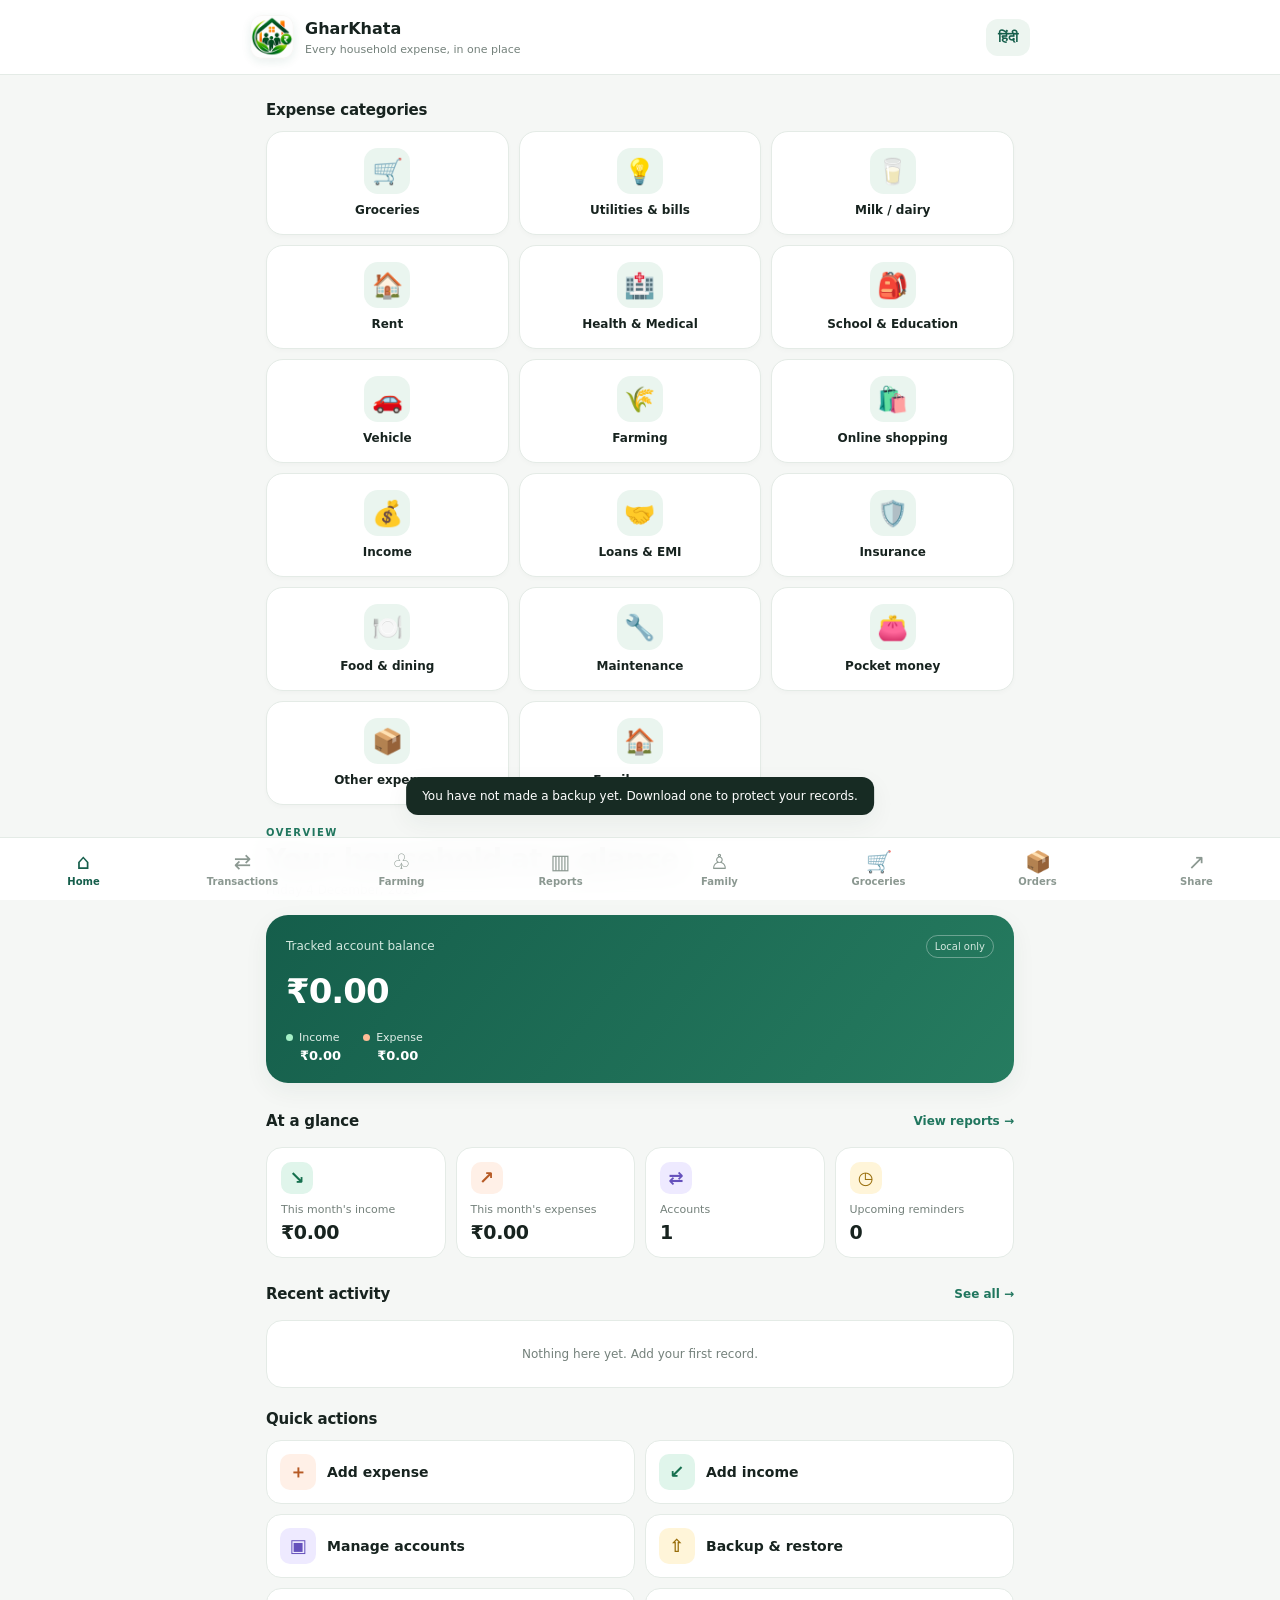
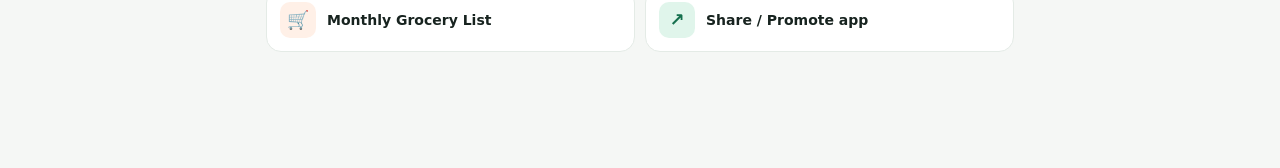
<file: index.html>
<!doctype html>
<html lang="en">
<head>
<meta charset="utf-8">
<meta name="application-name" content="GharKhata"><meta name="mobile-web-app-capable" content="yes"><meta name="apple-mobile-web-app-capable" content="yes"><meta name="apple-mobile-web-app-status-bar-style" content="black-translucent"><meta name="apple-mobile-web-app-title" content="GharKhata"><meta name="mobile-web-app-title" content="GharKhata">
<link rel="icon" type="image/png" sizes="192x192" href="icon-192.png"><link rel="apple-touch-icon" href="icon-192.png"><meta name="viewport" content="width=device-width,initial-scale=1,maximum-scale=1,user-scalable=no,viewport-fit=cover"><meta name="theme-color" content="#155e4b"><meta name="description" content="Offline-first household income and expense manager with farming records and backup.">
<link rel="manifest" href="manifest.webmanifest"><link rel="stylesheet" href="style.css"><title>GharKhata — घर का हर खर्च, एक जगह</title>
</head>
<body>
<header class="topbar"><div class="brand"><img class="brand-icon-img" src="icon-192.png" alt="GharKhata logo"><div><h1 data-i18n="appName">GharKhata</h1><small data-i18n="tagline">घर का हर खर्च, एक जगह</small></div></div><button id="langToggle" class="lang-btn" aria-label="Change language">हिंदी</button></header>
<main>
<section id="dashboard" class="page active">
<div class="welcome"><div><p class="eyebrow" data-i18n="overview">OVERVIEW</p><h2 data-i18n="goodDay">Your household at a glance</h2><p id="todayLabel" class="muted"></p></div><button class="primary" id="quickAdd">＋ <span data-i18n="addEntry">Add entry</span></button></div>
<div class="balance-card"><div class="balance-head"><span data-i18n="netBalance">Tracked account balance</span><span class="pill" data-i18n="localOnly">Local only</span></div><div id="totalBalance" class="balance-amount">₹0.00</div><div class="balance-foot"><span><i class="dot income-dot"></i><span data-i18n="income">Income</span> <b id="monthIncome">₹0</b></span><span><i class="dot expense-dot"></i><span data-i18n="expense">Expense</span> <b id="monthExpense">₹0</b></span></div></div>
<div class="section-heading"><h3 data-i18n="atAGlance">At a glance</h3><button class="text-btn" data-page="reports" data-i18n="viewReports">View reports →</button></div>
<div class="stat-grid"><article class="stat-card"><span class="stat-icon mint">↘</span><small data-i18n="thisMonthIncome">This month's income</small><strong id="statIncome">₹0</strong></article><article class="stat-card"><span class="stat-icon peach">↗</span><small data-i18n="thisMonthExpense">This month's expenses</small><strong id="statExpense">₹0</strong></article><article class="stat-card"><span class="stat-icon lilac">⇄</span><small data-i18n="accounts">Accounts</small><strong id="statAccounts">1</strong></article><article class="stat-card"><span class="stat-icon gold">◷</span><small data-i18n="upcoming">Upcoming reminders</small><strong id="statReminders">0</strong></article></div>
<div class="section-heading"><h3 data-i18n="recentActivity">Recent activity</h3><button class="text-btn" data-page="transactions" data-i18n="seeAll">See all →</button></div><div id="recentList" class="list-card"></div>
<div class="section-heading"><h3 data-i18n="quickActions">Quick actions</h3></div><div class="quick-grid"><button class="quick-action" data-type="expense"><span class="qa-icon peach">＋</span><span data-i18n="addExpense">Add expense</span></button><button class="quick-action" data-type="income"><span class="qa-icon mint">↙</span><span data-i18n="addIncome">Add income</span></button><button class="quick-action" data-page="accounts"><span class="qa-icon lilac">▣</span><span data-i18n="manageAccounts">Manage accounts</span></button><button class="quick-action" data-page="backup"><span class="qa-icon gold">⇧</span><span data-i18n="backupRestore">Backup & restore</span></button><button class="quick-action" data-page="grocery"><span class="qa-icon peach">🛒</span><span id="quickGroceryListLabel">मासिक किराना सूची</span></button><button class="quick-action" data-page="shareapp"><span class="qa-icon mint">↗</span><span>Share / Promote app</span></button></div>
</section>
<section id="transactions" class="page"><div class="page-title"><div><p class="eyebrow" data-i18n="yourRecords">YOUR RECORDS</p><h2 data-i18n="transactions">Transactions</h2></div><button class="primary" id="newTransaction">＋ <span data-i18n="addNew">Add new</span></button></div><div class="filters"><input id="searchTransactions" type="search" placeholder="Search records…" data-i18n-placeholder="searchRecords"><select id="filterType"><option value="all" data-i18n="allTypes">All types</option><option value="expense" data-i18n="expense">Expense</option><option value="income" data-i18n="income">Income</option><option value="transfer" data-i18n="transfer">Transfer</option><option value="loan-given" data-i18n="loanGiven">Loan given</option><option value="loan-taken" data-i18n="loanTaken">Loan taken</option><option value="repayment" data-i18n="repayment">Repayment</option></select></div><div id="transactionList" class="list-card"></div></section>
<section id="farming" class="page"><div class="page-title"><div><p class="eyebrow" data-i18n="farmDesk">FARM DESK</p><h2 data-i18n="farming">Farming & livestock</h2></div><button class="primary" id="newFarm">＋ <span data-i18n="addFarmRecord">Add record</span></button></div><div class="info-banner"><span class="banner-icon">🌱</span><div><b data-i18n="farmTracking">Track each crop season</b><p data-i18n="farmTrackingDesc">Record field work, inputs, labour and crop or milk income.</p></div></div><div class="stat-grid"><article class="stat-card"><small data-i18n="farmCosts">Recorded farm costs</small><strong id="farmCosts">₹0</strong></article><article class="stat-card"><small data-i18n="farmIncome">Farm income</small><strong id="farmIncome">₹0</strong></article></div><div class="section-heading"><h3 data-i18n="farmRecords">Farm records</h3></div><div id="farmList" class="list-card"></div></section>
<section id="accounts" class="page"><div class="page-title"><div><p class="eyebrow" data-i18n="moneyPlaces">MONEY PLACES</p><h2 data-i18n="accounts">Accounts</h2></div><button class="primary" id="newAccount">＋ <span data-i18n="addAccount">Add account</span></button></div><p class="muted" data-i18n="accountHint">Keep cash, bank accounts, UPI wallets and cards separate.</p><div id="accountList" class="account-grid"></div></section>
<section id="reports" class="page"><div class="page-title"><div><p class="eyebrow" data-i18n="patterns">PATTERNS & PLANS</p><h2 data-i18n="reportsBudget">Reports & budget</h2></div></div><div class="report-controls"><label data-i18n="reportMonth">Report month<input id="reportMonth" type="month"></label><button class="secondary" id="exportCsv" data-i18n="exportCsv">Export CSV</button></div><div class="report-actions"><button class="secondary" id="downloadReport">रिपोर्ट डाउनलोड</button><button class="secondary" id="printReport">प्रिंट / PDF</button><button class="primary" id="shareReport">रिपोर्ट शेयर</button></div><div class="stat-grid"><article class="stat-card"><small data-i18n="income">Income</small><strong id="reportIncome">₹0</strong></article><article class="stat-card"><small data-i18n="expense">Expense</small><strong id="reportExpense">₹0</strong></article><article class="stat-card"><small data-i18n="net">Net</small><strong id="reportNet">₹0</strong></article></div><div class="section-heading"><h3 data-i18n="spendingCategories">Spending categories</h3></div><div id="categoryReport" class="list-card"></div><div class="section-heading"><h3 data-i18n="monthlyBudgets">Monthly budgets</h3><button class="text-btn" id="newBudget" data-i18n="setBudget">＋ Set budget</button></div><div id="budgetList" class="list-card"></div><div class="section-heading"><h3 data-i18n="reminders">Reminders</h3><button class="text-btn" id="newReminder" data-i18n="addReminder">＋ Add reminder</button></div><div id="reminderList" class="list-card"></div></section>
<section id="family" class="page"><div class="page-title"><div><p class="eyebrow" data-i18n="peopleAndPurpose">PEOPLE & PURPOSE</p><h2 data-i18n="familyMembers">Family & members</h2></div><button class="primary" id="newMember">＋ <span data-i18n="addMember">Add member</span></button></div><p class="muted" data-i18n="familyHint">Tag entries to a family member, child or person who received money.</p><div id="memberList" class="list-card"></div><div class="section-heading"><h3 data-i18n="categories">Categories</h3><button class="text-btn" id="newCategory" data-i18n="addCategory">＋ Add category</button></div><div id="customCategoryList" class="list-card"></div></section>
<section id="grocery" class="page"><div class="page-title"><div><p class="eyebrow">MONTHLY SHOPPING</p><h2>मासिक किराना सूची</h2><p class="muted">50 लाइन · यूनिट चुनें · कीमत वैकल्पिक</p></div></div><div class="grocery-import-tools">
  <div class="grocery-controls">
    <button type="button" class="secondary" id="readGroceryPhoto">📷 फोटो खींचकर लिस्ट पढ़ें</button>
    <button type="button" class="secondary" id="readGroceryFile">📄 मोबाइल से लिस्ट चुनें</button>
    <input id="groceryPhotoInput" type="file" accept="image/*" capture="environment" hidden>
    <input id="groceryFileInput" type="file" accept="image/*,.txt,.csv,text/plain,text/csv" hidden>
  </div>
  <p id="groceryReadStatus" class="footnote">फोटो या टेक्स्ट/CSV लिस्ट चुनें। पढ़ी गई लिस्ट को सेव करने से पहले जाँच लें। फोटो पढ़ने के लिए इंटरनेट चाहिए।</p>
</div>
<div class="grocery-controls"><label>महीना<input id="groceryMonth" type="month"></label><button class="secondary" id="loadGrocery">लिस्ट खोलें</button><button class="primary" id="saveGrocery">लिस्ट सेव करें</button></div><div class="table-scroll"><table class="grocery-table"><thead><tr><th>क्र.</th><th>सामान का नाम</th><th>मात्रा</th><th>यूनिट</th><th>कुल कीमत</th><th>हटाएँ</th></tr></thead><tbody id="groceryRows"></tbody></table></div><p id="groceryGrandTotal" class="grocery-total">कुल किराना खर्च: ₹0</p><div class="grocery-controls"><button class="secondary" id="addGroceryRow">+ नई पंक्ति जोड़ें</button></div><div class="report-actions"><button class="secondary" id="downloadGrocery">डाउनलोड CSV</button><button class="secondary" id="printGrocery">PDF डाउनलोड / प्रिंट</button><button class="primary" id="shareGrocery">शेयर लिस्ट</button></div><p id="groceryPdfHint" class="footnote">यूनिट में Gram, Kilogram, Liter, Milliliter, PCS या रुपये के हिसाब से चुन सकते हैं। रकम से मँगाए सामान के लिए मात्रा खाली छोड़कर कीमत में रकम लिखें।</p></section>
<section id="orders" class="page"><div class="page-title"><div><p class="eyebrow">ONLINE ORDERS</p><h2>ई-कॉमर्स खरीदारी</h2></div></div><form id="orderForm" class="order-form"><div class="modal-fields"><div class="field"><label>प्लेटफ़ॉर्म</label><select name="platform"><option>Amazon</option><option>Flipkart</option><option>Myntra</option><option>अन्य</option></select></div><div class="field"><label>ऑर्डर ID</label><input name="orderId" placeholder="Order ID"></div><div class="field"><label>सामान का नाम</label><input name="item" required placeholder="क्या सामान आया?"></div><div class="field"><label>Category</label><select name="category"><option>घर / किराना</option><option>इलेक्ट्रॉनिक्स</option><option>कपड़े</option><option>स्वास्थ्य</option><option>वाहन / मशीनरी</option><option>अन्य</option></select></div><div class="field"><label>मात्रा</label><input name="quantity" type="number" min="1" step="1" value="1"></div><div class="field"><label>सामान की कीमत</label><input name="price" type="number" min="0" step="0.01" required></div><div class="field"><label>डिलीवरी चार्ज</label><input name="shipping" type="number" min="0" step="0.01" value="0"></div><div class="field"><label>डिस्काउंट</label><input name="discount" type="number" min="0" step="0.01" value="0"></div><div class="field"><label>ऑर्डर तारीख</label><input name="orderDate" type="date" required></div><div class="field"><label>डिलीवरी तारीख</label><input name="deliveryDate" type="date"></div><div class="field"><label>भुगतान का तरीका</label><select name="payment"><option>UPI</option><option>Cash on Delivery</option><option>Card</option><option>Net Banking</option><option>अन्य</option></select></div><div class="field"><label>स्थिति</label><select name="status"><option>ऑर्डर किया</option><option>डिलीवर हुआ</option><option>कैंसिल</option><option>रिटर्न</option><option>रिफंड मिला</option></select></div><div class="field"><label>रिफंड रकम</label><input name="refund" type="number" min="0" step="0.01" value="0"></div><div class="field full"><label>बिल / इनवॉइस लिंक या विवरण</label><input name="invoice" placeholder="वैकल्पिक"></div><div class="field full"><label>नोट / खरीदारी का कारण</label><textarea name="notes" placeholder="वैकल्पिक"></textarea></div></div><div class="modal-actions"><button type="submit" class="primary">ऑर्डर सेव करें</button></div></form><div class="section-heading"><h3>ऑर्डर का रिकॉर्ड</h3><button class="secondary" id="exportOrders">CSV डाउनलोड</button></div><div id="orderList" class="list-card"></div></section>
<section id="shareapp" class="page"><div class="page-title"><div><p class="eyebrow">GHARKHATA</p><h2>ऐप शेयर और प्रमोट करें</h2></div></div><div class="share-card"><h3>GharKhata — घर का हर खर्च, एक जगह</h3><p>परिवार और दोस्तों के साथ ऐप का लिंक शेयर करें। QR Code स्कैन करके वे वेब ऐप खोल सकते हैं।</p><img id="appQr" class="app-qr" src="app-qr.png" alt="GharKhata QR code"><p class="muted">QR Code के लिए इंटरनेट चाहिए।</p><div class="report-actions"><button class="primary" id="shareAppLink">ऐप लिंक शेयर करें</button><button class="secondary" id="copyAppLink">लिंक कॉपी करें</button></div></div><div class="settings-card"><div><h3>सीधे APK डाउनलोड करें</h3><p>Android ऐप अपने फोन में इंस्टॉल करने के लिए नीचे APK डाउनलोड करें।</p></div><a class="primary link-button" href="https://github.com/fabrication4man-bot/GharKhata/releases/latest/download/GharKhata.apk" target="_blank" rel="noopener">APK डाउनलोड</a></div><p class="footnote">ऐप लिंक: https://fabrication4man-bot.github.io/GharKhata/</p></section>
<section id="backup" class="page"><div class="page-title"><div><p class="eyebrow" data-i18n="yourData">YOUR DATA</p><h2 data-i18n="backupRestore">Backup & restore</h2></div></div><div class="info-banner warning"><span class="banner-icon">⚠</span><div><b data-i18n="backupImportant">Your data stays on this device</b><p data-i18n="backupImportantDesc">Clearing browser data or losing your phone can erase records. Export a backup regularly.</p></div></div><div class="settings-card"><div><h3 data-i18n="createBackup">Create backup</h3><p data-i18n="createBackupDesc">Save all records, accounts, budgets, reminders and settings in a JSON file.</p></div><button class="primary" id="createBackup" data-i18n="downloadBackup">Download backup</button></div><div class="settings-card"><div><h3 data-i18n="restoreBackup">Restore backup</h3><p data-i18n="restoreBackupDesc">Import a backup JSON file. This replaces current app data.</p></div><label class="secondary file-label"><span data-i18n="chooseFile">Choose file</span><input id="restoreFile" type="file" accept="application/json,.json" hidden></label></div><div class="settings-card"><div><h3 data-i18n="backupReminder">Backup reminder</h3><p data-i18n="backupReminderDesc">Show an in-app reminder if you have not backed up recently.</p></div><label class="switch"><input type="checkbox" id="backupReminderToggle" checked><span class="slider"></span></label></div><div class="settings-card"><div><h3 data-i18n="language">Language</h3><p data-i18n="languageDesc">Choose Hindi or English for the interface.</p></div><button class="secondary" id="settingsLang">हिंदी / English</button></div><div class="settings-card danger-zone"><div><h3 data-i18n="clearData">Clear all app data</h3><p data-i18n="clearDataDesc">Permanently delete records from this device. Export a backup first.</p></div><button class="danger" id="clearData" data-i18n="clearAll">Clear all</button></div><p class="footnote" data-i18n="privacyNote">No account, PIN or cloud sync in this version. Each device has separate data.</p></section>
</main>
<nav class="bottom-nav" aria-label="Main navigation"><button class="nav-item active" data-page="dashboard"><span>⌂</span><small data-i18n="home">Home</small></button><button class="nav-item" data-page="transactions"><span>⇄</span><small data-i18n="transactions">Transactions</small></button><button class="nav-item" data-page="farming"><span>♧</span><small data-i18n="farming">Farming</small></button><button class="nav-item" data-page="reports"><span>▥</span><small data-i18n="reports">Reports</small></button><button class="nav-item" data-page="family"><span>♙</span><small data-i18n="family">Family</small></button><button class="nav-item" data-page="grocery"><span>🛒</span><small>किराना</small></button><button class="nav-item" data-page="orders"><span>📦</span><small>ऑर्डर</small></button><button class="nav-item" data-page="shareapp"><span>↗</span><small>शेयर</small></button></nav>
<div id="modalRoot" class="modal-root" hidden><div class="modal-backdrop" data-close-modal></div><section class="modal" role="dialog" aria-modal="true" aria-labelledby="modalTitle"><div class="modal-head"><h2 id="modalTitle"></h2><button class="icon-btn" data-close-modal aria-label="Close">×</button></div><form id="modalForm"><div id="modalFields" class="modal-fields"></div><div class="modal-actions"><button type="button" class="secondary" data-close-modal data-i18n="cancel">Cancel</button><button type="submit" class="primary" data-i18n="saveEntry">Save entry</button></div></form></section></div><div id="toast" class="toast" role="status" aria-live="polite"></div>
<script src="app.js"></script>
<script>
(function(){
  const updateGroceryCardLabel = () => {
    const label = document.getElementById('quickGroceryListLabel');
    if (!label) return;
    label.textContent = document.documentElement.lang === 'hi' ? 'मासिक किराना सूची' : 'Monthly Grocery List';
  };
  updateGroceryCardLabel();
  new MutationObserver(updateGroceryCardLabel).observe(document.documentElement, { attributes: true, attributeFilter: ['lang'] });
})();
</script>
<script src="final-update.js"></script>
<script src="family-money.js"></script>
</body></html>
</file>
<file: style.css>
:root{--green:#155e4b;--green2:#20765e;--bg:#f5f7f5;--card:#fff;--text:#17231f;--muted:#74817b;--line:#e4ebe6;--mint:#e0f5eb;--peach:#fff0e7;--lilac:#eeeaff;--gold:#fff5d9;--shadow:0 8px 24px rgba(27,63,48,.06)}*{box-sizing:border-box}body{margin:0;background:var(--bg);color:var(--text);font-family:Inter,ui-sans-serif,system-ui,-apple-system,"Noto Sans Devanagari",sans-serif;font-size:14px;padding-bottom:92px}button,input,select,textarea{font:inherit}button{cursor:pointer;border:0}.topbar{background:var(--card);display:flex;align-items:center;justify-content:space-between;padding:15px max(18px,calc((100vw - 780px)/2));border-bottom:1px solid var(--line);position:sticky;top:0;z-index:5}.brand{display:flex;align-items:center;gap:11px}.brand-icon{width:42px;height:42px;border-radius:14px;background:var(--green);color:white;display:grid;place-items:center;font-weight:800;font-size:22px}.brand h1{font-size:16px;margin:0 0 2px;font-weight:800}.brand small{font-size:11px;color:var(--muted)}.lang-btn{background:#edf5f0;color:var(--green);font-weight:750;border-radius:12px;padding:10px 12px}main{max-width:780px;margin:auto;padding:22px 16px 24px}.page{display:none}.page.active{display:block}.welcome,.page-title{display:flex;align-items:center;justify-content:space-between;gap:12px;margin-bottom:18px}.welcome h2,.page-title h2{font-size:24px;line-height:1.2;margin:2px 0 6px;letter-spacing:-.6px}.eyebrow{font-size:10px;letter-spacing:1.5px;font-weight:850;color:var(--green2);margin:0 0 5px}.muted{color:var(--muted);font-size:12px;margin:0}.primary,.secondary,.danger{border-radius:12px;padding:12px 14px;font-weight:750;white-space:nowrap}.primary{background:var(--green);color:white;box-shadow:0 4px 10px #155e4b22}.secondary{background:#edf3ef;color:var(--green)}.danger{background:#ffebeb;color:#a42b2b}.balance-card{background:linear-gradient(130deg,#155e4b,#267c60);border-radius:22px;padding:20px;color:white;box-shadow:var(--shadow);margin-bottom:24px}.balance-head,.balance-foot{display:flex;justify-content:space-between;align-items:center;gap:10px}.balance-head{font-size:12px;color:#d3e8df}.pill{font-size:10px;border:1px solid #ffffff55;border-radius:30px;padding:5px 8px}.balance-amount{font-size:34px;font-weight:850;letter-spacing:-1px;margin:13px 0 20px}.balance-foot{justify-content:flex-start;gap:22px;font-size:11px;color:#e0eee8}.balance-foot b{display:block;color:white;font-size:13px;margin:4px 0 0 14px}.dot{width:7px;height:7px;border-radius:50%;display:inline-block;margin-right:6px}.income-dot{background:#a5f0c7}.expense-dot{background:#ffbc96}.section-heading{display:flex;justify-content:space-between;align-items:center;margin:22px 0 12px}.section-heading h3{font-size:15px;margin:0;letter-spacing:-.2px}.text-btn{background:transparent;color:var(--green2);font-size:12px;font-weight:750;padding:7px 0}.stat-grid{display:grid;grid-template-columns:repeat(2,minmax(0,1fr));gap:10px;margin-bottom:18px}.stat-card{background:var(--card);border:1px solid var(--line);border-radius:16px;padding:14px;min-width:0}.stat-card small{display:block;color:var(--muted);font-size:11px;margin:9px 0 5px}.stat-card strong{font-size:19px;letter-spacing:-.4px;overflow-wrap:anywhere}.stat-icon,.qa-icon{display:grid;place-items:center;border-radius:10px;width:32px;height:32px;font-size:18px;font-weight:800}.mint{background:var(--mint);color:#16704e}.peach{background:var(--peach);color:#b65a25}.lilac{background:var(--lilac);color:#6551bc}.gold{background:var(--gold);color:#986d0a}.list-card{background:var(--card);border:1px solid var(--line);border-radius:16px;overflow:hidden}.empty{padding:26px 16px;text-align:center;color:var(--muted);font-size:12px}.record{display:flex;align-items:center;gap:11px;padding:13px 14px;border-bottom:1px solid #edf1ee}.record:last-child{border-bottom:0}.record-icon{flex:none;width:38px;height:38px;display:grid;place-items:center;border-radius:12px;background:#edf4ef;font-size:17px}.record-main{flex:1;min-width:0}.record-main b{display:block;font-size:13px;white-space:nowrap;overflow:hidden;text-overflow:ellipsis}.record-main small{display:block;color:var(--muted);font-size:11px;margin-top:4px}.record-amount{text-align:right;font-weight:800;font-size:13px;white-space:nowrap}.positive{color:#168257}.negative{color:#bc4c3a}.record-actions{display:flex;gap:5px;margin-top:5px;justify-content:flex-end}.mini-btn{background:#f0f4f1;color:#53625a;border-radius:7px;font-size:10px;padding:5px 7px}.quick-grid{display:grid;grid-template-columns:repeat(2,minmax(0,1fr));gap:10px}.quick-action{display:flex;align-items:center;gap:11px;text-align:left;background:white;border:1px solid var(--line);border-radius:15px;padding:13px;font-weight:700;color:var(--text)}.qa-icon{width:36px;height:36px;flex:none}.bottom-nav{position:fixed;z-index:10;bottom:0;left:0;right:0;display:flex;justify-content:space-around;background:#fffffff2;backdrop-filter:blur(15px);border-top:1px solid var(--line);padding:8px 4px calc(8px + env(safe-area-inset-bottom));}.nav-item{flex:1;background:transparent;color:#8b9891;display:flex;flex-direction:column;align-items:center;gap:3px;padding:5px 0}.nav-item span{font-size:21px;line-height:22px}.nav-item small{font-size:10px;font-weight:650}.nav-item.active{color:var(--green)}.filters{display:grid;grid-template-columns:1fr 130px;gap:8px;margin-bottom:12px}.filters input,.filters select,.field input,.field select,.field textarea,.report-controls input{width:100%;min-width:0;border:1px solid var(--line);background:white;border-radius:11px;padding:12px;color:var(--text);outline-color:var(--green2)}.info-banner{display:flex;gap:12px;padding:15px;border:1px solid #d9eee1;background:#eef9f2;border-radius:16px;margin-bottom:16px}.info-banner p{color:#65796e;font-size:12px;line-height:1.5;margin:5px 0 0}.banner-icon{font-size:22px}.warning{background:#fff8e7;border-color:#f2e5bc}.account-grid{display:grid;grid-template-columns:1fr;gap:10px}.account-card{background:white;border:1px solid var(--line);border-radius:16px;padding:16px;display:flex;gap:12px;align-items:center}.account-symbol{width:42px;height:42px;display:grid;place-items:center;background:var(--mint);color:var(--green);border-radius:13px;font-size:20px}.account-info{flex:1}.account-info b{display:block}.account-info small{color:var(--muted);font-size:11px}.account-balance{font-weight:800}.report-controls{display:flex;align-items:end;gap:10px;margin-bottom:14px}.report-controls label{font-size:11px;color:var(--muted);flex:1}.report-controls input{display:block;margin-top:6px}.bar-row{padding:12px 14px;border-bottom:1px solid #edf1ee}.bar-row:last-child{border-bottom:0}.bar-label{display:flex;justify-content:space-between;gap:10px;font-size:12px;margin-bottom:8px}.bar-track{height:6px;background:#eef2ef;border-radius:10px;overflow:hidden}.bar-fill{height:100%;background:var(--green2);border-radius:10px}.settings-card{display:flex;align-items:center;justify-content:space-between;gap:12px;background:white;border:1px solid var(--line);border-radius:15px;padding:15px;margin:10px 0}.settings-card h3{font-size:13px;margin:0 0 5px}.settings-card p{font-size:11px;line-height:1.5;color:var(--muted);margin:0}.file-label{display:inline-block}.danger-zone{border-color:#f2d8d8}.footnote{color:var(--muted);font-size:11px;line-height:1.5;margin:18px 2px}.switch{position:relative;display:inline-block;width:42px;height:24px;flex:none}.switch input{opacity:0;width:0;height:0}.slider{position:absolute;inset:0;background:#cbd5ce;border-radius:30px;transition:.2s}.slider:before{content:"";position:absolute;width:18px;height:18px;left:3px;top:3px;background:white;border-radius:50%;transition:.2s}.switch input:checked+.slider{background:var(--green2)}.switch input:checked+.slider:before{transform:translateX(18px)}.modal-root[hidden]{display:none}.modal-root{position:fixed;z-index:30;inset:0;display:grid;align-items:end;justify-items:center}.modal-backdrop{position:absolute;inset:0;background:#10241bb3}.modal{position:relative;background:#f9fbf9;width:min(100%,560px);max-height:91dvh;overflow:auto;border-radius:22px 22px 0 0;padding:20px 18px calc(18px + env(safe-area-inset-bottom));box-shadow:0 -10px 50px #0002}.modal-head{display:flex;justify-content:space-between;align-items:center;margin-bottom:15px}.modal-head h2{font-size:19px;margin:0}.icon-btn{background:#eaf0ec;border-radius:50%;width:34px;height:34px;font-size:23px;color:#526158}.modal-fields{display:grid;grid-template-columns:1fr 1fr;gap:12px}.field{min-width:0}.field.full{grid-column:1/-1}.field label{display:block;font-size:11px;font-weight:750;color:#526158;margin-bottom:6px}.field input,.field select,.field textarea{padding:11px;font-size:13px}.field textarea{min-height:75px;resize:vertical}.modal-actions{display:flex;justify-content:flex-end;gap:9px;margin-top:18px}.toast{position:fixed;z-index:50;left:50%;bottom:85px;transform:translate(-50%,20px);opacity:0;pointer-events:none;background:#172b23;color:white;padding:12px 16px;border-radius:12px;font-size:12px;max-width:90vw;transition:.2s;box-shadow:var(--shadow)}.toast.show{opacity:1;transform:translate(-50%,0)}@media(min-width:650px){.stat-grid{grid-template-columns:repeat(4,minmax(0,1fr))}.account-grid{grid-template-columns:repeat(2,minmax(0,1fr))}.modal-root{align-items:center;padding:20px}.modal{border-radius:22px;padding-bottom:20px}.welcome h2,.page-title h2{font-size:28px}}@media(max-width:390px){main{padding:18px 12px}.welcome h2,.page-title h2{font-size:21px}.primary,.secondary,.danger{padding:11px 10px;font-size:12px}.filters{grid-template-columns:1fr}.balance-amount{font-size:30px}.balance-foot{gap:13px}.modal-fields{grid-template-columns:1fr}.field.full{grid-column:auto}}

/* GharKhata brand and new feature screens */
.brand-icon-img{width:44px;height:44px;border-radius:13px;object-fit:cover;box-shadow:0 3px 10px #155e4b18}.grocery-controls{display:flex;gap:8px;align-items:end;flex-wrap:wrap;margin:12px 0}.grocery-controls label{font-size:11px;color:var(--muted);flex:1;min-width:120px}.grocery-controls input{display:block;width:100%;margin-top:6px;border:1px solid var(--line);border-radius:11px;padding:11px;background:white}.table-scroll{display:block;width:100%;max-width:100%;min-width:0;overflow-x:auto;overflow-y:hidden;overscroll-behavior-x:contain;border:1px solid var(--line);border-radius:14px;background:white;-webkit-overflow-scrolling:touch}.grocery-table{border-collapse:collapse;width:680px;min-width:680px;table-layout:fixed;font-size:12px}.grocery-table th,.grocery-table td{padding:7px;border-bottom:1px solid var(--line);text-align:left;overflow:hidden}.grocery-table th:nth-child(1),.grocery-table td:nth-child(1){width:42px}.grocery-table th:nth-child(2),.grocery-table td:nth-child(2){width:220px}.grocery-table th:nth-child(3),.grocery-table td:nth-child(3){width:110px}.grocery-table th:nth-child(4),.grocery-table td:nth-child(4){width:130px}.grocery-table th:nth-child(5),.grocery-table td:nth-child(5){width:178px}.grocery-table th{background:#edf5f0;color:var(--green);position:sticky;top:0}.grocery-table input,.grocery-table select{display:block;box-sizing:border-box;width:100%;min-width:0;max-width:100%;border:1px solid var(--line);border-radius:7px;padding:8px;background:#fff;color:var(--text)}.grocery-table td:first-child{font-weight:800;text-align:center}@media(max-width:520px){#grocery .table-scroll{width:100%;max-width:calc(100vw - 32px)}#grocery .grocery-controls{min-width:0}#grocery .grocery-controls label{min-width:100px}}.report-actions{display:flex;flex-wrap:wrap;gap:8px;margin:12px 0 18px}.order-form,.share-card{background:white;border:1px solid var(--line);border-radius:16px;padding:15px;margin-bottom:15px}.share-card{text-align:center;padding:22px}.share-card h3{margin-top:0}.share-card p{font-size:12px;color:var(--muted);line-height:1.6}.app-qr{display:block;width:220px;height:220px;max-width:70vw;margin:14px auto;border:1px solid var(--line);padding:8px;border-radius:12px;background:white}.link-button{display:inline-block;text-decoration:none}.bottom-nav{overflow-x:auto;justify-content:flex-start}.nav-item{min-width:64px}.nav-item small{white-space:nowrap}.report-actions button{flex:1}.field.full{grid-column:1/-1}@media(max-width:420px){.report-controls{flex-wrap:wrap}.report-controls label{min-width:130px}.report-actions button{font-size:12px;padding:10px}.grocery-controls button{flex:1}}@media print{.topbar,.bottom-nav,.report-actions,.grocery-controls,.quick-grid,.nav-item{display:none!important}.page{display:block!important}.page:not(.active){display:none!important}.grocery-table input,.grocery-table select{border:0;padding:0}.list-card,.share-card,.order-form{border:0}}

/* Category picker: compact icon grid for mobile */
.category-icon-grid{display:grid;grid-template-columns:repeat(3,minmax(0,1fr));gap:9px;margin-top:4px}
.category-native-select{position:absolute!important;width:1px!important;height:1px!important;opacity:0!important;pointer-events:none!important;overflow:hidden!important}
.category-icon-option{display:flex;flex-direction:column;align-items:center;justify-content:center;gap:7px;min-height:96px;padding:10px 6px;border:1px solid var(--line,#dfe7e2);border-radius:15px;background:#fff;color:var(--text,#18352c);font:inherit;cursor:pointer;overflow-wrap:anywhere}
.category-icon-option:focus-visible{outline:3px solid #8bc8b0;outline-offset:2px}
.category-icon-option.selected{border:2px solid var(--green,#176b56);background:#e8f5ef;box-shadow:0 0 0 2px rgba(23,107,86,.08)}
.category-icon-emoji{font-size:27px;line-height:1.2}
.category-icon-label{font-size:12px;line-height:1.25;text-align:center;font-weight:650}
@media(max-width:360px){.category-icon-grid{grid-template-columns:repeat(2,minmax(0,1fr))}.category-icon-option{min-height:88px}}


/* Main dashboard category tiles */
.dashboard-category-grid{display:grid;grid-template-columns:repeat(3,minmax(0,1fr));gap:10px;margin:0 0 22px}
.dashboard-category-card{min-width:0;min-height:104px;display:flex;flex-direction:column;align-items:center;justify-content:center;gap:9px;padding:12px 6px;background:#fff;border:1px solid var(--line);border-radius:17px;color:var(--text);box-shadow:0 2px 5px rgba(27,63,48,.025)}
.dashboard-category-card:active{transform:scale(.98);background:#eef8f2}
.dashboard-category-icon{width:46px;height:46px;display:grid;place-items:center;border-radius:14px;background:#eaf5ef;font-size:25px}
.dashboard-category-label{font-size:12px;line-height:1.25;font-weight:700;text-align:center;overflow-wrap:anywhere}
@media(max-width:360px){.dashboard-category-grid{gap:7px}.dashboard-category-card{min-height:94px}.dashboard-category-label{font-size:11px}}


/* Layout correction: categories first; hide duplicate Add entry action */
#dashboardCategorySection{margin-top:0;margin-bottom:20px}
#dashboardCategorySection .section-heading{margin-top:4px}
#quickAdd{display:none!important}


/* Native-looking in-app subcategory chooser; no browser prompt */
.subcategory-overlay{position:fixed;inset:0;z-index:1200;display:flex;align-items:flex-end;justify-content:center}
.subcategory-backdrop{position:absolute;inset:0;background:rgba(15,30,25,.48);backdrop-filter:blur(3px)}
.subcategory-panel{position:relative;z-index:1;width:min(100%,560px);max-height:82dvh;overflow-y:auto;background:#f8faf8;border-radius:26px 26px 0 0;padding:10px 18px calc(22px + env(safe-area-inset-bottom));box-shadow:0 -12px 40px rgba(0,0,0,.16);animation:subcategorySlideUp .2s ease-out}
.subcategory-handle{width:42px;height:5px;border-radius:8px;background:#cbd6d0;margin:0 auto 18px}
.subcategory-panel-head{display:flex;align-items:center;justify-content:space-between;gap:12px}
.subcategory-eyebrow{font-size:10px;letter-spacing:1.4px;font-weight:800;color:#347663;margin:0 0 5px}
.subcategory-panel-head h3{font-size:23px;line-height:1.2;margin:0;color:#18352c}
.subcategory-close{width:40px;height:40px;border:0;border-radius:50%;background:#eaf2ed;color:#294a3e;font-size:27px;line-height:1}
.subcategory-help{font-size:13px;color:#718078;margin:10px 0 14px}
.subcategory-choice-list{display:grid;grid-template-columns:repeat(2,minmax(0,1fr));gap:10px}
.subcategory-choice{display:flex;align-items:center;gap:10px;min-height:70px;padding:12px 10px;border:1px solid #e0e9e3;border-radius:16px;background:#fff;text-align:left;color:#18352c;font:inherit;box-shadow:0 2px 6px rgba(27,63,48,.035)}
.subcategory-choice:active{background:#eaf6ef;border-color:#73b69a;transform:scale(.985)}
.subcategory-choice-icon{width:36px;height:36px;flex:0 0 36px;display:grid;place-items:center;border-radius:11px;background:#eaf5ef;font-size:18px}
.subcategory-choice-name{flex:1;min-width:0;font-size:13px;line-height:1.3;font-weight:650;overflow-wrap:anywhere}
.subcategory-choice-arrow{font-size:24px;color:#47836d;line-height:1}
@keyframes subcategorySlideUp{from{transform:translateY(24px);opacity:.7}to{transform:translateY(0);opacity:1}}
@media(min-width:600px){.subcategory-overlay{align-items:center;padding:20px}.subcategory-panel{border-radius:26px;max-height:80vh}.subcategory-choice-list{grid-template-columns:repeat(2,minmax(0,1fr))}}
@media(max-width:360px){.subcategory-choice-list{grid-template-columns:1fr}.subcategory-choice{min-height:62px}}


/* FINAL: simple, readable one-column subcategory list */
.subcategory-choice-list{display:grid!important;grid-template-columns:minmax(0,1fr)!important;gap:8px!important}
.subcategory-choice{width:100%;min-height:58px;justify-content:flex-start;padding:10px 14px;border-radius:14px}
.subcategory-choice-icon{width:38px;height:38px;flex:0 0 38px}
.subcategory-choice-name{font-size:15px;line-height:1.35;font-weight:600}
.subcategory-choice-arrow{margin-left:auto}
@media(min-width:600px){.subcategory-choice-list{grid-template-columns:minmax(0,1fr)!important}.subcategory-panel{width:min(100%,480px)}}


/* Final category flow fix: category selected on dashboard should not repeat the icon grid */
.category-selected-value{background:#edf6f1!important;border:1px solid #cfe4d8!important;color:#215f4d!important;font-weight:700!important;pointer-events:none}
.subcategory-choice-list{display:grid!important;grid-template-columns:minmax(0,1fr)!important;gap:8px!important}
.subcategory-choice{width:100%;min-height:58px;justify-content:flex-start;padding:10px 14px;border-radius:14px}
.subcategory-choice-name{font-size:15px;line-height:1.35;font-weight:600}
.subcategory-choice-arrow{margin-left:auto}
@media(min-width:600px){.subcategory-choice-list{grid-template-columns:minmax(0,1fr)!important}.subcategory-panel{width:min(100%,480px)}}
</file>
